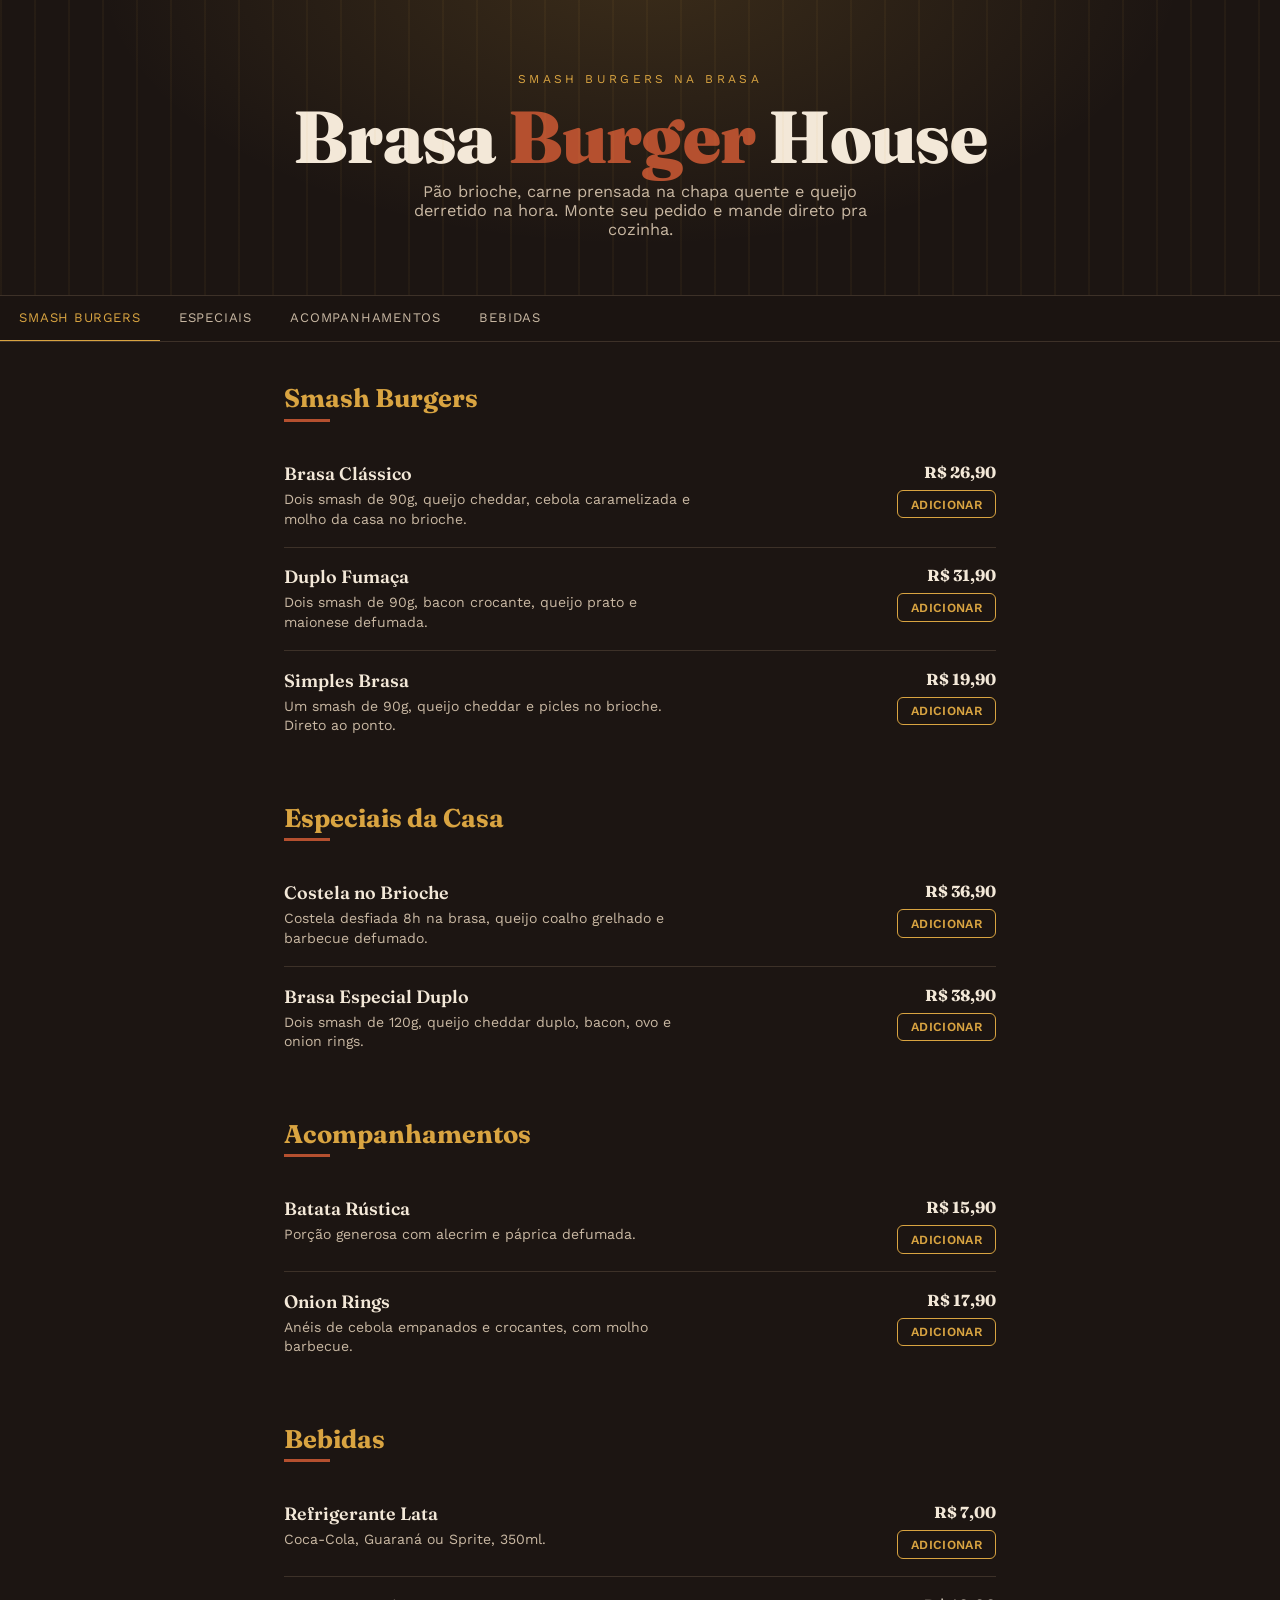
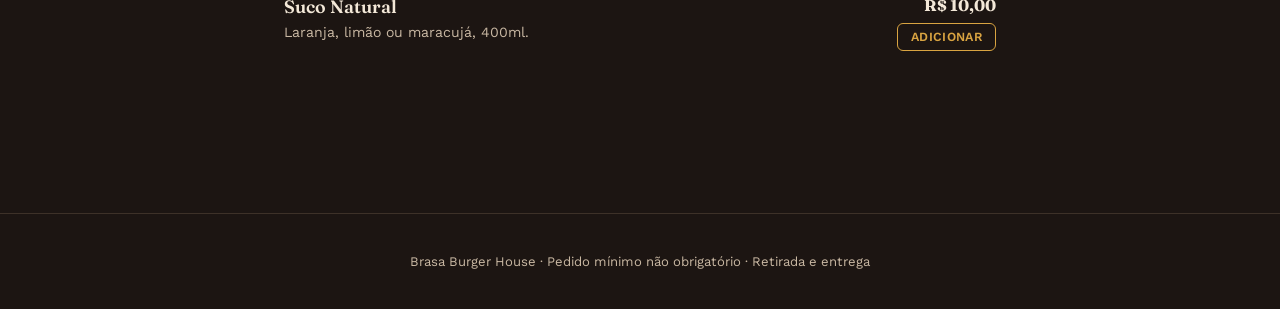
<file: Brasaburguerhouse/index.html>
<!doctype html>
<html lang="pt-BR">
<head>
  <meta charset="UTF-8" />
  <meta name="viewport" content="width=device-width, initial-scale=1.0" />

  <title>Brasa Burger House | Cardápio</title>

  <link rel="preconnect" href="https://fonts.googleapis.com" />
  <link rel="preconnect" href="https://fonts.gstatic.com" crossorigin />

  <link
    href="https://fonts.googleapis.com/css2?family=Fraunces:opsz,wght@9..144,500;9..144,700;9..144,900&family=Work+Sans:wght@400;500;600;700&display=swap"
    rel="stylesheet"
  />

  <!-- CSS está na mesma pasta do index.html -->
  <link rel="stylesheet" href="./style.css" />
</head>

<body>

<header class="hero">
  <div class="kicker">Smash burgers na brasa</div>

  <h1>
    Brasa <span>Burger</span> House
  </h1>

  <p class="sub">
    Pão brioche, carne prensada na chapa quente e queijo derretido na hora.
    Monte seu pedido e mande direto pra cozinha.
  </p>
</header>


<nav class="categorias" id="nav-categorias">

  <a href="#smash" class="active">
    Smash Burgers
  </a>

  <a href="#especiais">
    Especiais
  </a>

  <a href="#acompanhamentos">
    Acompanhamentos
  </a>

  <a href="#bebidas">
    Bebidas
  </a>

</nav>


<main>

  <!-- SMASH BURGERS -->

  <section class="categoria" id="smash">

    <h2>Smash Burgers</h2>

    <div class="linha-fogo"></div>


    <div class="item">

      <div class="item-info">

        <h3>Brasa Clássico</h3>

        <p>
          Dois smash de 90g, queijo cheddar, cebola caramelizada
          e molho da casa no brioche.
        </p>

      </div>


      <div class="item-acao">

        <span class="preco">
          R$ 26,90
        </span>

        <button
          class="btn-add"
          data-nome="Brasa Clássico"
          data-preco="26.90"
        >
          Adicionar
        </button>

      </div>

    </div>


    <div class="item">

      <div class="item-info">

        <h3>Duplo Fumaça</h3>

        <p>
          Dois smash de 90g, bacon crocante,
          queijo prato e maionese defumada.
        </p>

      </div>


      <div class="item-acao">

        <span class="preco">
          R$ 31,90
        </span>

        <button
          class="btn-add"
          data-nome="Duplo Fumaça"
          data-preco="31.90"
        >
          Adicionar
        </button>

      </div>

    </div>


    <div class="item">

      <div class="item-info">

        <h3>Simples Brasa</h3>

        <p>
          Um smash de 90g, queijo cheddar e picles no brioche.
          Direto ao ponto.
        </p>

      </div>


      <div class="item-acao">

        <span class="preco">
          R$ 19,90
        </span>

        <button
          class="btn-add"
          data-nome="Simples Brasa"
          data-preco="19.90"
        >
          Adicionar
        </button>

      </div>

    </div>

  </section>


  <!-- ESPECIAIS -->

  <section class="categoria" id="especiais">

    <h2>Especiais da Casa</h2>

    <div class="linha-fogo"></div>


    <div class="item">

      <div class="item-info">

        <h3>Costela no Brioche</h3>

        <p>
          Costela desfiada 8h na brasa,
          queijo coalho grelhado e barbecue defumado.
        </p>

      </div>


      <div class="item-acao">

        <span class="preco">
          R$ 36,90
        </span>

        <button
          class="btn-add"
          data-nome="Costela no Brioche"
          data-preco="36.90"
        >
          Adicionar
        </button>

      </div>

    </div>


    <div class="item">

      <div class="item-info">

        <h3>Brasa Especial Duplo</h3>

        <p>
          Dois smash de 120g, queijo cheddar duplo,
          bacon, ovo e onion rings.
        </p>

      </div>


      <div class="item-acao">

        <span class="preco">
          R$ 38,90
        </span>

        <button
          class="btn-add"
          data-nome="Brasa Especial Duplo"
          data-preco="38.90"
        >
          Adicionar
        </button>

      </div>

    </div>

  </section>


  <!-- ACOMPANHAMENTOS -->

  <section class="categoria" id="acompanhamentos">

    <h2>Acompanhamentos</h2>

    <div class="linha-fogo"></div>


    <div class="item">

      <div class="item-info">

        <h3>Batata Rústica</h3>

        <p>
          Porção generosa com alecrim
          e páprica defumada.
        </p>

      </div>


      <div class="item-acao">

        <span class="preco">
          R$ 15,90
        </span>

        <button
          class="btn-add"
          data-nome="Batata Rústica"
          data-preco="15.90"
        >
          Adicionar
        </button>

      </div>

    </div>


    <div class="item">

      <div class="item-info">

        <h3>Onion Rings</h3>

        <p>
          Anéis de cebola empanados e crocantes,
          com molho barbecue.
        </p>

      </div>


      <div class="item-acao">

        <span class="preco">
          R$ 17,90
        </span>

        <button
          class="btn-add"
          data-nome="Onion Rings"
          data-preco="17.90"
        >
          Adicionar
        </button>

      </div>

    </div>

  </section>


  <!-- BEBIDAS -->

  <section class="categoria" id="bebidas">

    <h2>Bebidas</h2>

    <div class="linha-fogo"></div>


    <div class="item">

      <div class="item-info">

        <h3>Refrigerante Lata</h3>

        <p>
          Coca-Cola, Guaraná ou Sprite, 350ml.
        </p>

      </div>


      <div class="item-acao">

        <span class="preco">
          R$ 7,00
        </span>

        <button
          class="btn-add"
          data-nome="Refrigerante Lata"
          data-preco="7.00"
        >
          Adicionar
        </button>

      </div>

    </div>


    <div class="item">

      <div class="item-info">

        <h3>Suco Natural</h3>

        <p>
          Laranja, limão ou maracujá, 400ml.
        </p>

      </div>


      <div class="item-acao">

        <span class="preco">
          R$ 10,00
        </span>

        <button
          class="btn-add"
          data-nome="Suco Natural"
          data-preco="10.00"
        >
          Adicionar
        </button>

      </div>

    </div>

  </section>

</main>


<footer>

  Brasa Burger House · Pedido mínimo não obrigatório · Retirada e entrega

</footer>


<!-- BOTÃO DO CARRINHO -->

<button
  id="botao-carrinho"
  onclick="abrirCarrinho()"
>

  <span>

    <span
      class="qtd-bolha"
      id="qtd-bolha"
    >
      0
    </span>

    Ver carrinho

  </span>

  <span id="total-botao">
    R$ 0,00
  </span>

</button>


<!-- FUNDO DO CARRINHO -->

<div
  id="overlay"
  onclick="fecharCarrinho()"
></div>


<!-- PAINEL DO CARRINHO -->

<aside id="painel-carrinho">

  <div class="painel-topo">

    <h2>
      Seu pedido
    </h2>

    <button
      class="fechar"
      onclick="fecharCarrinho()"
      aria-label="Fechar carrinho"
    >
      &times;
    </button>

  </div>


  <div id="lista-carrinho">

    <div class="carrinho-vazio">

      Seu carrinho está vazio.
      Adicione itens do cardápio.

    </div>

  </div>


  <div class="painel-rodape">

    <div class="total-linha">

      <span>
        Total
      </span>

      <span id="total-final">
        R$ 0,00
      </span>

    </div>


    <button
      id="btn-finalizar"
      onclick="finalizarPedido()"
      disabled
    >
      Finalizar pelo WhatsApp
    </button>

  </div>

</aside>


<!-- JS está na mesma pasta do index.html -->

<script src="./script.js"></script>

</body>
</html>
</file>
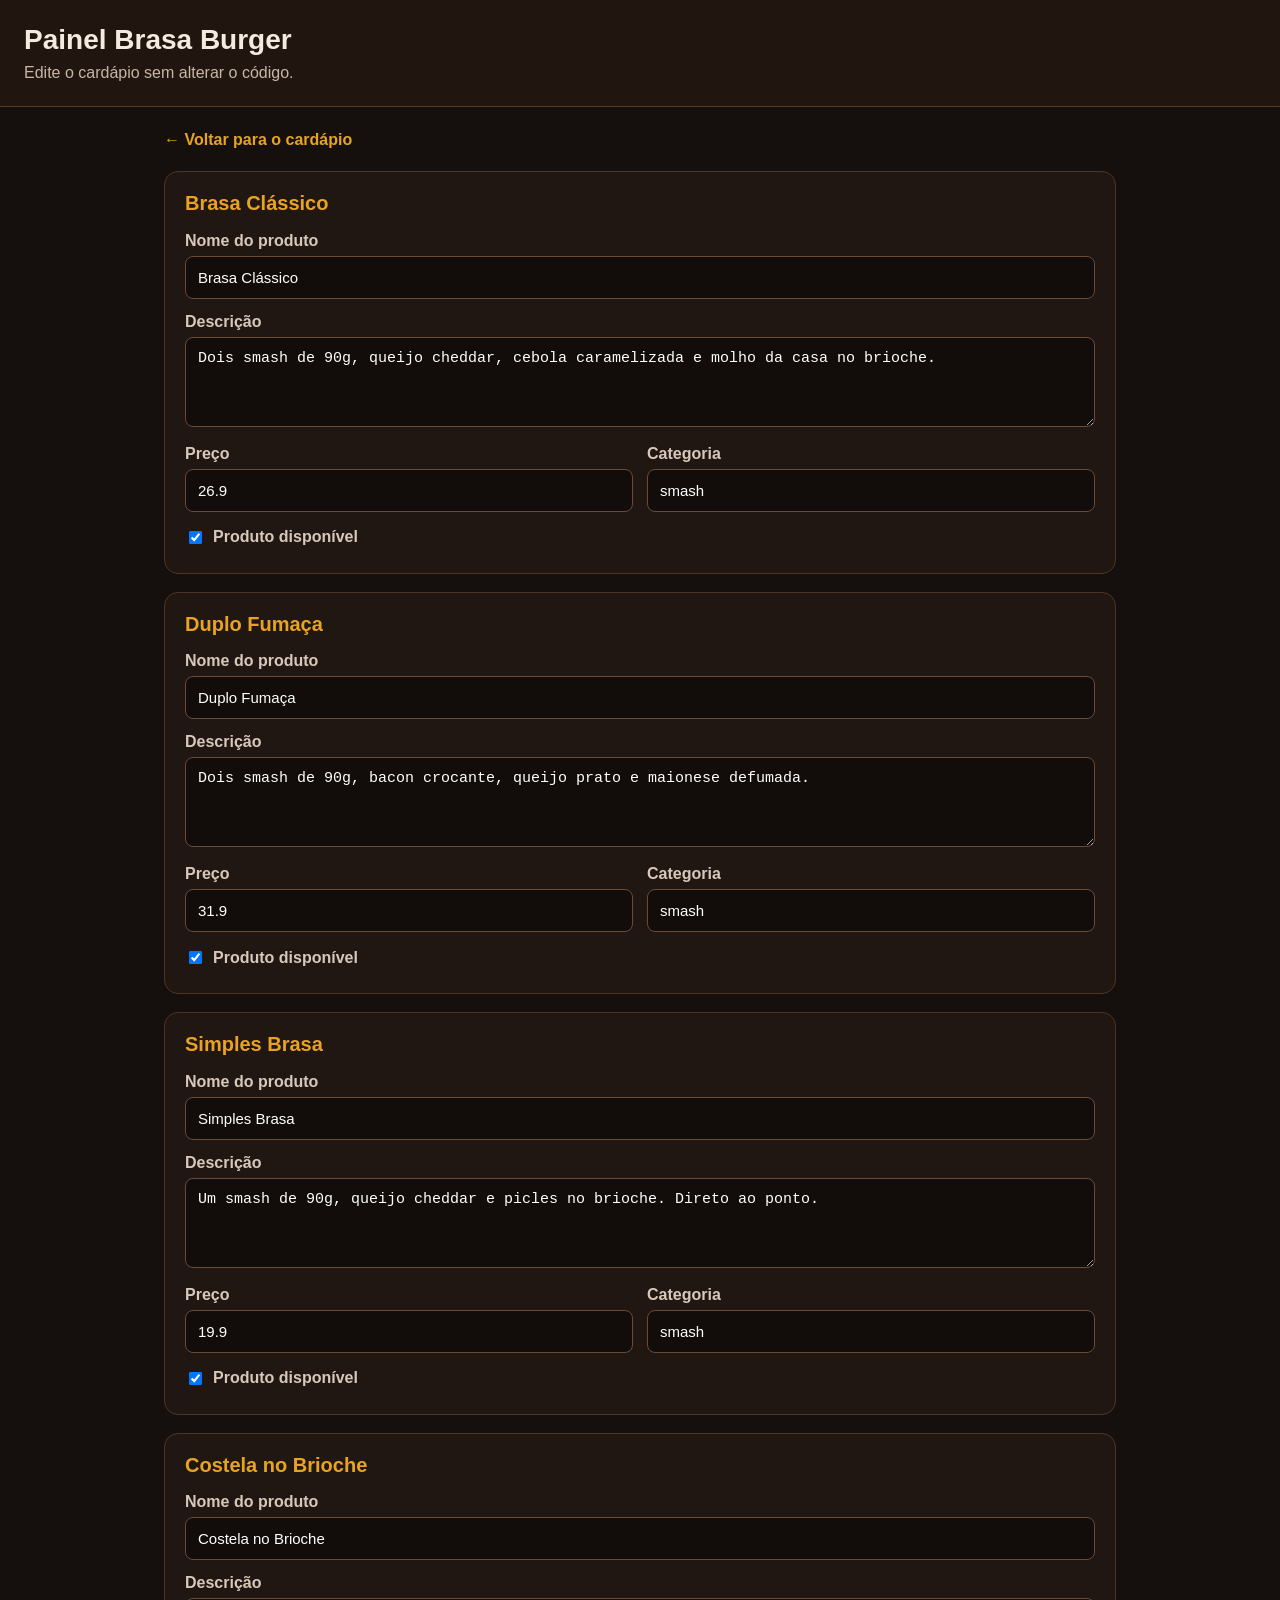
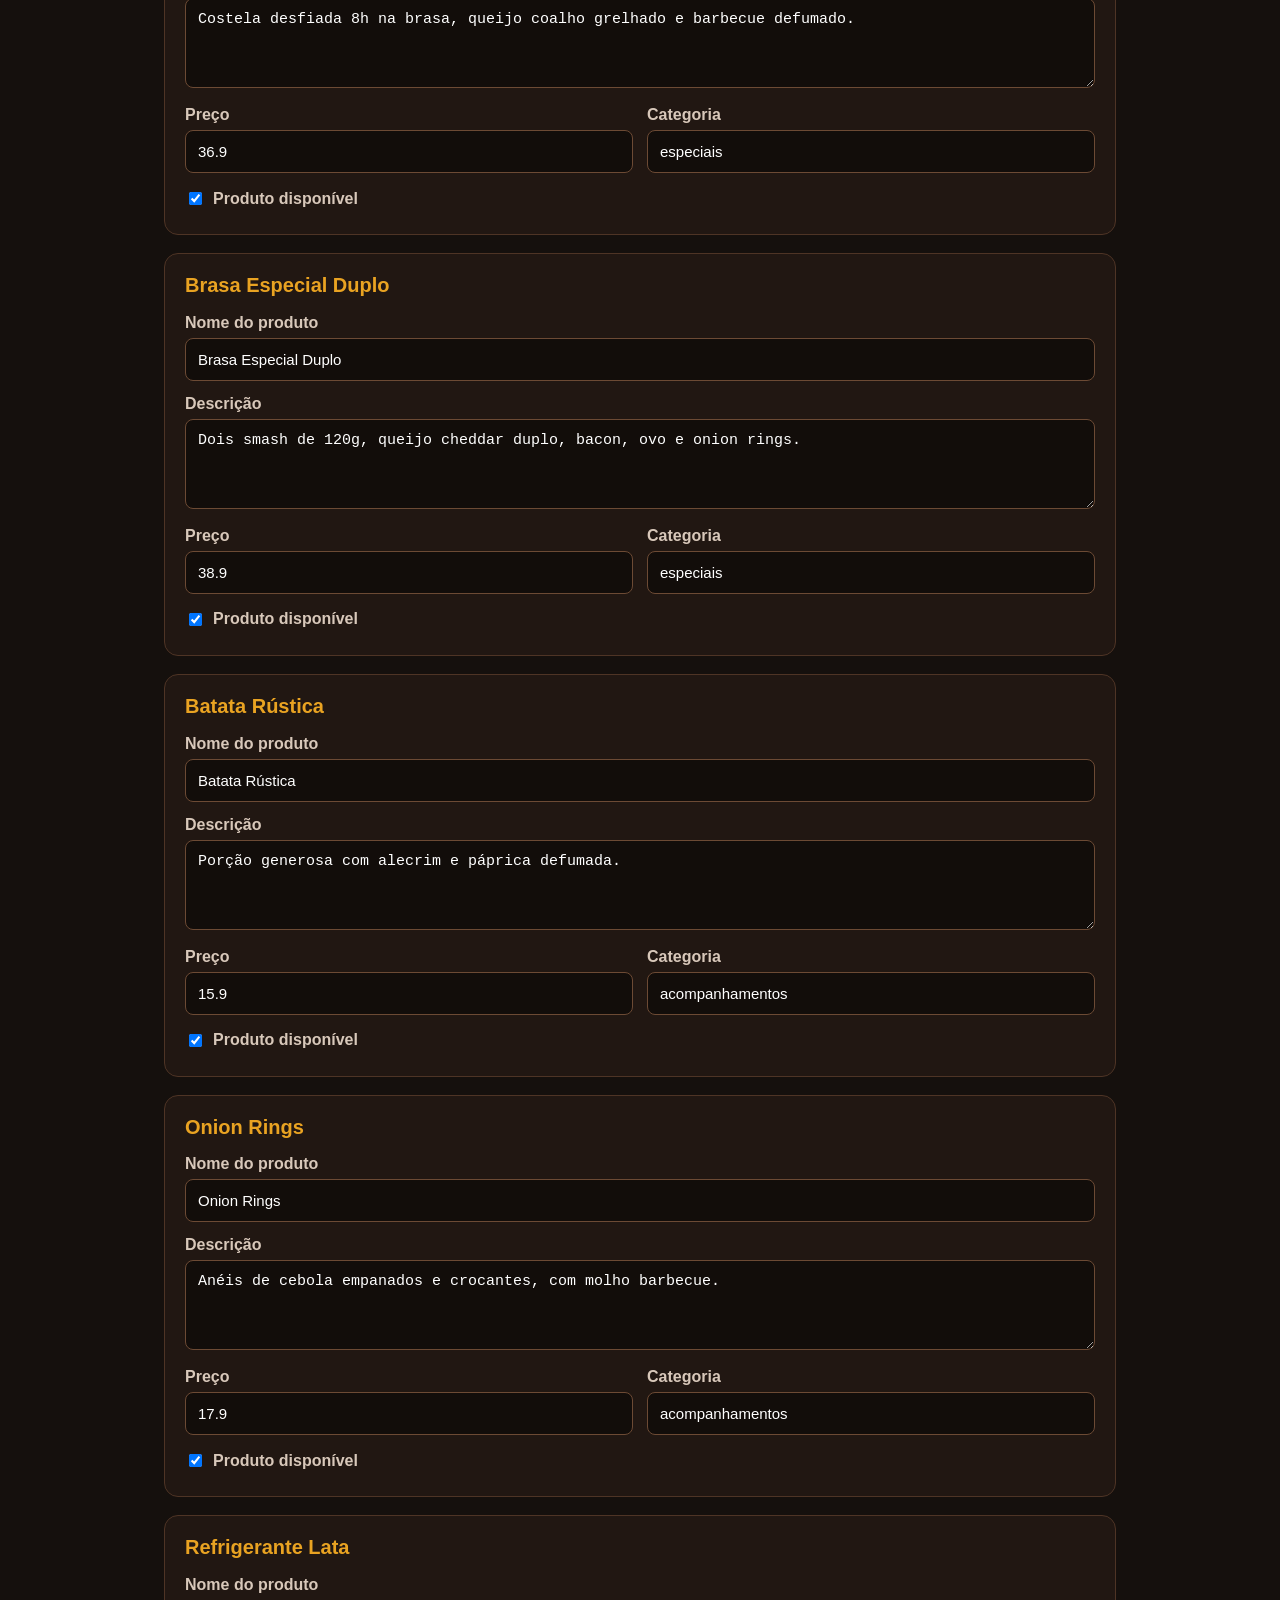
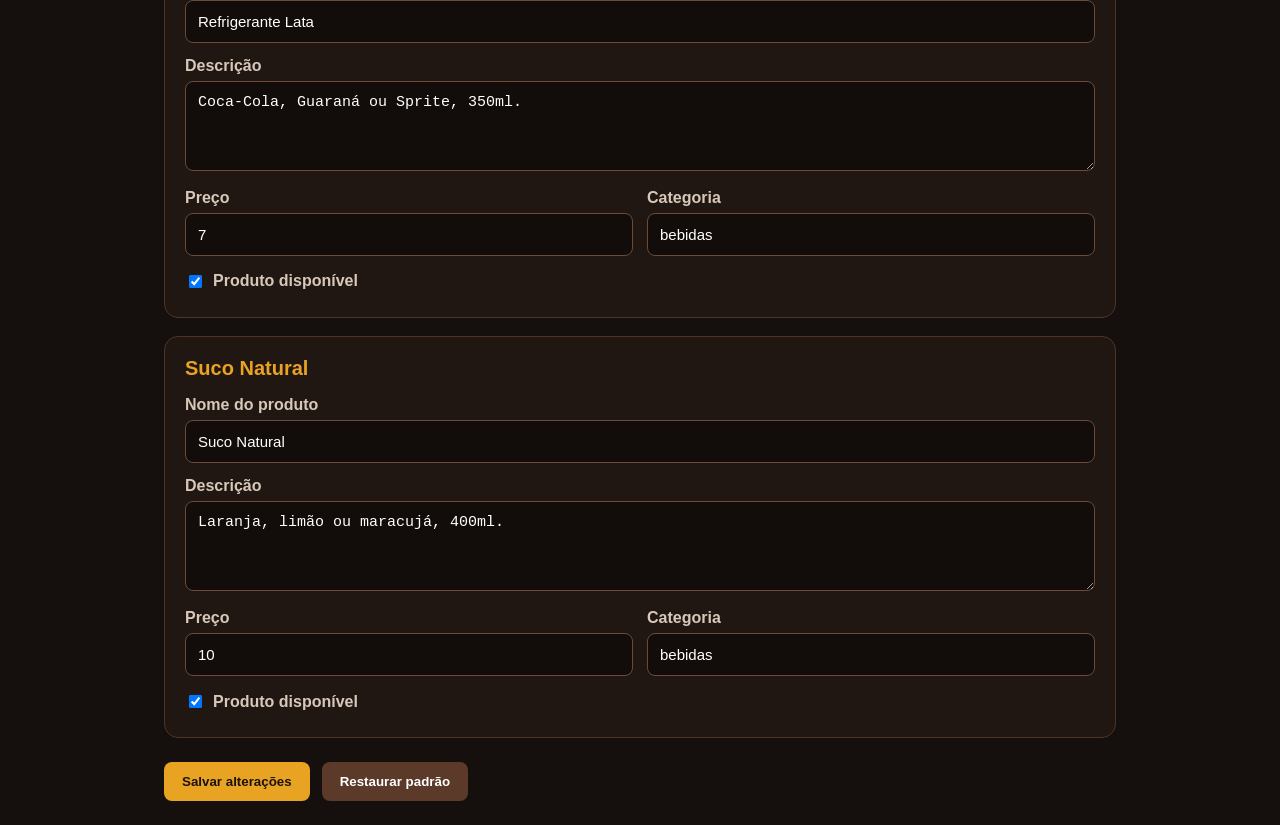
<file: admin.html>
<!doctype html>
<html lang="pt-BR">
<head>
  <meta charset="UTF-8" />
  <meta name="viewport" content="width=device-width, initial-scale=1.0" />
  <title>Painel | Brasa Burger House</title>

  <style>
    * {
      box-sizing: border-box;
    }

    body {
      margin: 0;
      font-family: Arial, sans-serif;
      background: #15100d;
      color: #f5eadf;
    }

    header {
      padding: 24px;
      background: #21160f;
      border-bottom: 1px solid #5a3924;
    }

    header h1 {
      margin: 0;
      font-size: 28px;
    }

    header p {
      margin: 8px 0 0;
      color: #c8b6a6;
    }

    main {
      max-width: 1000px;
      margin: 0 auto;
      padding: 24px;
    }

    .produto {
      background: #211712;
      border: 1px solid #4e3425;
      border-radius: 14px;
      padding: 20px;
      margin-bottom: 18px;
    }

    .produto h2 {
      margin-top: 0;
      color: #e9a322;
      font-size: 20px;
    }

    label {
      display: block;
      margin-top: 14px;
      margin-bottom: 6px;
      font-weight: bold;
      color: #d8c8ba;
    }

    input,
    textarea {
      width: 100%;
      padding: 12px;
      border-radius: 8px;
      border: 1px solid #6c4a34;
      background: #120d0a;
      color: #fff;
      font-size: 15px;
    }

    textarea {
      min-height: 90px;
      resize: vertical;
    }

    .linha {
      display: grid;
      grid-template-columns: 1fr 1fr;
      gap: 14px;
    }

    .disponivel {
      display: flex;
      align-items: center;
      gap: 8px;
      margin-top: 16px;
    }

    .disponivel input {
      width: auto;
    }

    .acoes {
      display: flex;
      gap: 12px;
      margin-top: 24px;
      flex-wrap: wrap;
    }

    button {
      border: none;
      border-radius: 8px;
      padding: 12px 18px;
      font-weight: bold;
      cursor: pointer;
    }

    .salvar {
      background: #e9a322;
      color: #1b120d;
    }

    .resetar {
      background: #5b3a29;
      color: #fff;
    }

    .abrir-site {
      display: inline-block;
      margin-bottom: 22px;
      color: #e9a322;
      text-decoration: none;
      font-weight: bold;
    }

    .mensagem {
      margin-top: 18px;
      padding: 12px;
      border-radius: 8px;
      display: none;
      background: #264b2f;
      color: #d9ffdf;
    }

    @media (max-width: 700px) {
      .linha {
        grid-template-columns: 1fr;
      }
    }
  </style>
</head>

<body>

<header>
  <h1>Painel Brasa Burger</h1>
  <p>Edite o cardápio sem alterar o código.</p>
</header>

<main>

  <a class="abrir-site" href="./index.html">← Voltar para o cardápio</a>

  <div id="lista-produtos"></div>

  <div class="acoes">
    <button class="salvar" onclick="salvarProdutos()">Salvar alterações</button>
    <button class="resetar" onclick="resetarProdutos()">Restaurar padrão</button>
  </div>

  <div class="mensagem" id="mensagem">
    Alterações salvas neste navegador.
  </div>

</main>

<script>
  const produtosPadrao = [
    {
      id: "brasa-classico",
      nome: "Brasa Clássico",
      descricao: "Dois smash de 90g, queijo cheddar, cebola caramelizada e molho da casa no brioche.",
      preco: 29.90,
      categoria: "smash",
      disponivel: true
    },
    {
      id: "duplo-fumaca",
      nome: "Duplo Fumaça",
      descricao: "Dois smash de 90g, bacon crocante, queijo prato e maionese defumada.",
      preco: 31.90,
      categoria: "smash",
      disponivel: true
    },
    {
      id: "simples-brasa",
      nome: "Simples Brasa",
      descricao: "Um smash de 90g, queijo cheddar e picles no brioche. Direto ao ponto.",
      preco: 19.90,
      categoria: "smash",
      disponivel: true
    },
    {
      id: "costela-brioche",
      nome: "Costela no Brioche",
      descricao: "Costela desfiada 8h na brasa, queijo coalho grelhado e barbecue defumado.",
      preco: 36.90,
      categoria: "especiais",
      disponivel: true
    },
    {
      id: "brasa-especial-duplo",
      nome: "Brasa Especial Duplo",
      descricao: "Dois smash de 120g, queijo cheddar duplo, bacon, ovo e onion rings.",
      preco: 38.90,
      categoria: "especiais",
      disponivel: true
    },
    {
      id: "batata-rustica",
      nome: "Batata Rústica",
      descricao: "Porção generosa com alecrim e páprica defumada.",
      preco: 15.90,
      categoria: "acompanhamentos",
      disponivel: true
    },
    {
      id: "onion-rings",
      nome: "Onion Rings",
      descricao: "Anéis de cebola empanados e crocantes, com molho barbecue.",
      preco: 17.90,
      categoria: "acompanhamentos",
      disponivel: true
    },
    {
      id: "refrigerante-lata",
      nome: "Refrigerante Lata",
      descricao: "Coca-Cola, Guaraná ou Sprite, 350ml.",
      preco: 7.00,
      categoria: "bebidas",
      disponivel: true
    },
    {
      id: "suco-natural",
      nome: "Suco Natural",
      descricao: "Laranja, limão ou maracujá, 400ml.",
      preco: 10.00,
      categoria: "bebidas",
      disponivel: true
    }
  ];

  function carregarProdutos() {
    const salvos = localStorage.getItem("brasaBurgerProdutos");

    if (salvos) {
      return JSON.parse(salvos);
    }

    localStorage.setItem(
      "brasaBurgerProdutos",
      JSON.stringify(produtosPadrao)
    );

    return produtosPadrao;
  }

  function renderizarProdutos() {
    const produtos = carregarProdutos();
    const lista = document.getElementById("lista-produtos");

    lista.innerHTML = "";

    produtos.forEach((produto, index) => {
      const bloco = document.createElement("div");
      bloco.className = "produto";

      bloco.innerHTML = `
        <h2>${produto.nome}</h2>

        <label>Nome do produto</label>
        <input
          type="text"
          id="nome-${index}"
          value="${produto.nome}"
        />

        <label>Descrição</label>
        <textarea
          id="descricao-${index}"
        >${produto.descricao}</textarea>

        <div class="linha">
          <div>
            <label>Preço</label>
            <input
              type="number"
              step="0.01"
              id="preco-${index}"
              value="${produto.preco}"
            />
          </div>

          <div>
            <label>Categoria</label>
            <input
              type="text"
              id="categoria-${index}"
              value="${produto.categoria}"
            />
          </div>
        </div>

        <label class="disponivel">
          <input
            type="checkbox"
            id="disponivel-${index}"
            ${produto.disponivel ? "checked" : ""}
          />
          Produto disponível
        </label>
      `;

      lista.appendChild(bloco);
    });
  }

  function salvarProdutos() {
    const produtos = carregarProdutos();

    const atualizados = produtos.map((produto, index) => ({
      ...produto,
      nome: document.getElementById(`nome-${index}`).value,
      descricao: document.getElementById(`descricao-${index}`).value,
      preco: Number(document.getElementById(`preco-${index}`).value),
      categoria: document.getElementById(`categoria-${index}`).value,
      disponivel: document.getElementById(`disponivel-${index}`).checked
    }));

    localStorage.setItem(
      "brasaBurgerProdutos",
      JSON.stringify(atualizados)
    );

    const mensagem = document.getElementById("mensagem");
    mensagem.style.display = "block";

    setTimeout(() => {
      mensagem.style.display = "none";
    }, 2500);

    renderizarProdutos();
  }

  function resetarProdutos() {
    const confirmar = confirm(
      "Deseja restaurar todos os produtos para os valores originais?"
    );

    if (!confirmar) return;

    localStorage.setItem(
      "brasaBurgerProdutos",
      JSON.stringify(produtosPadrao)
    );

    renderizarProdutos();
  }

  renderizarProdutos();
</script>

</body>
</html>
</file>
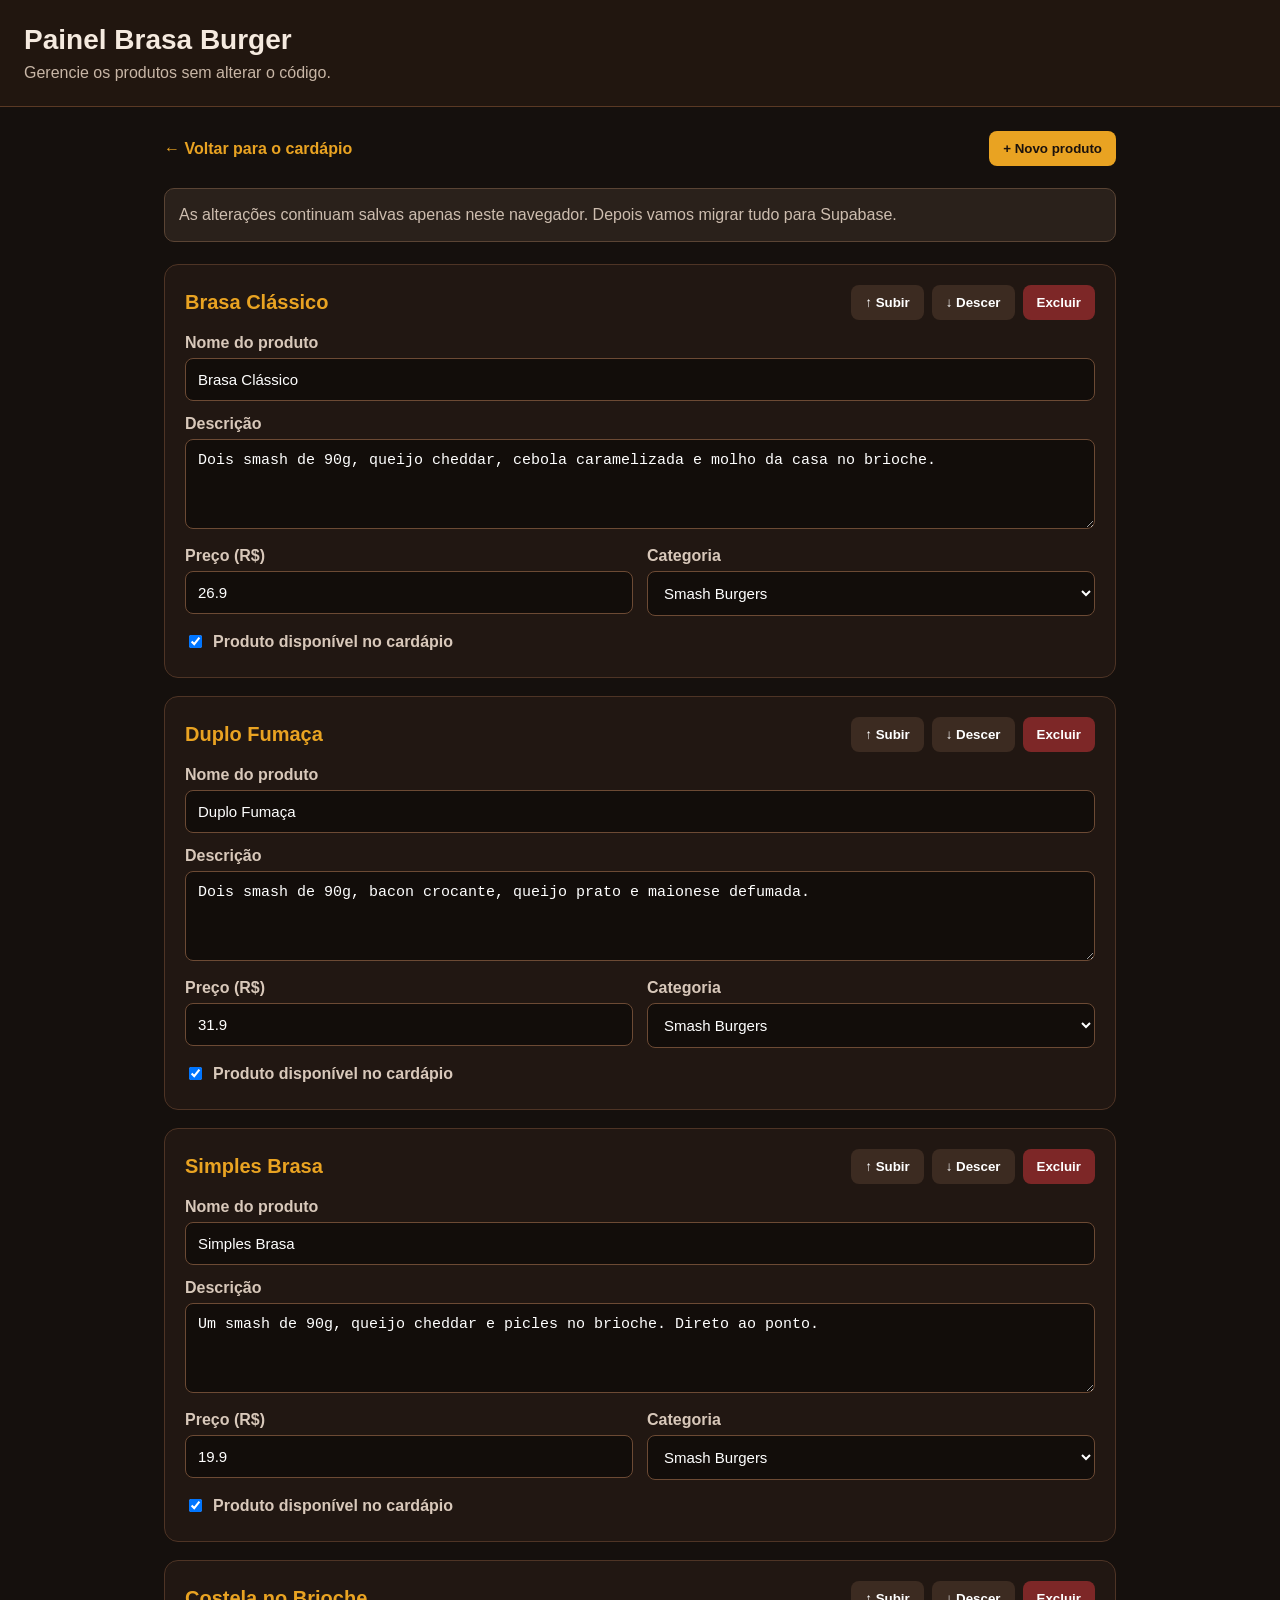
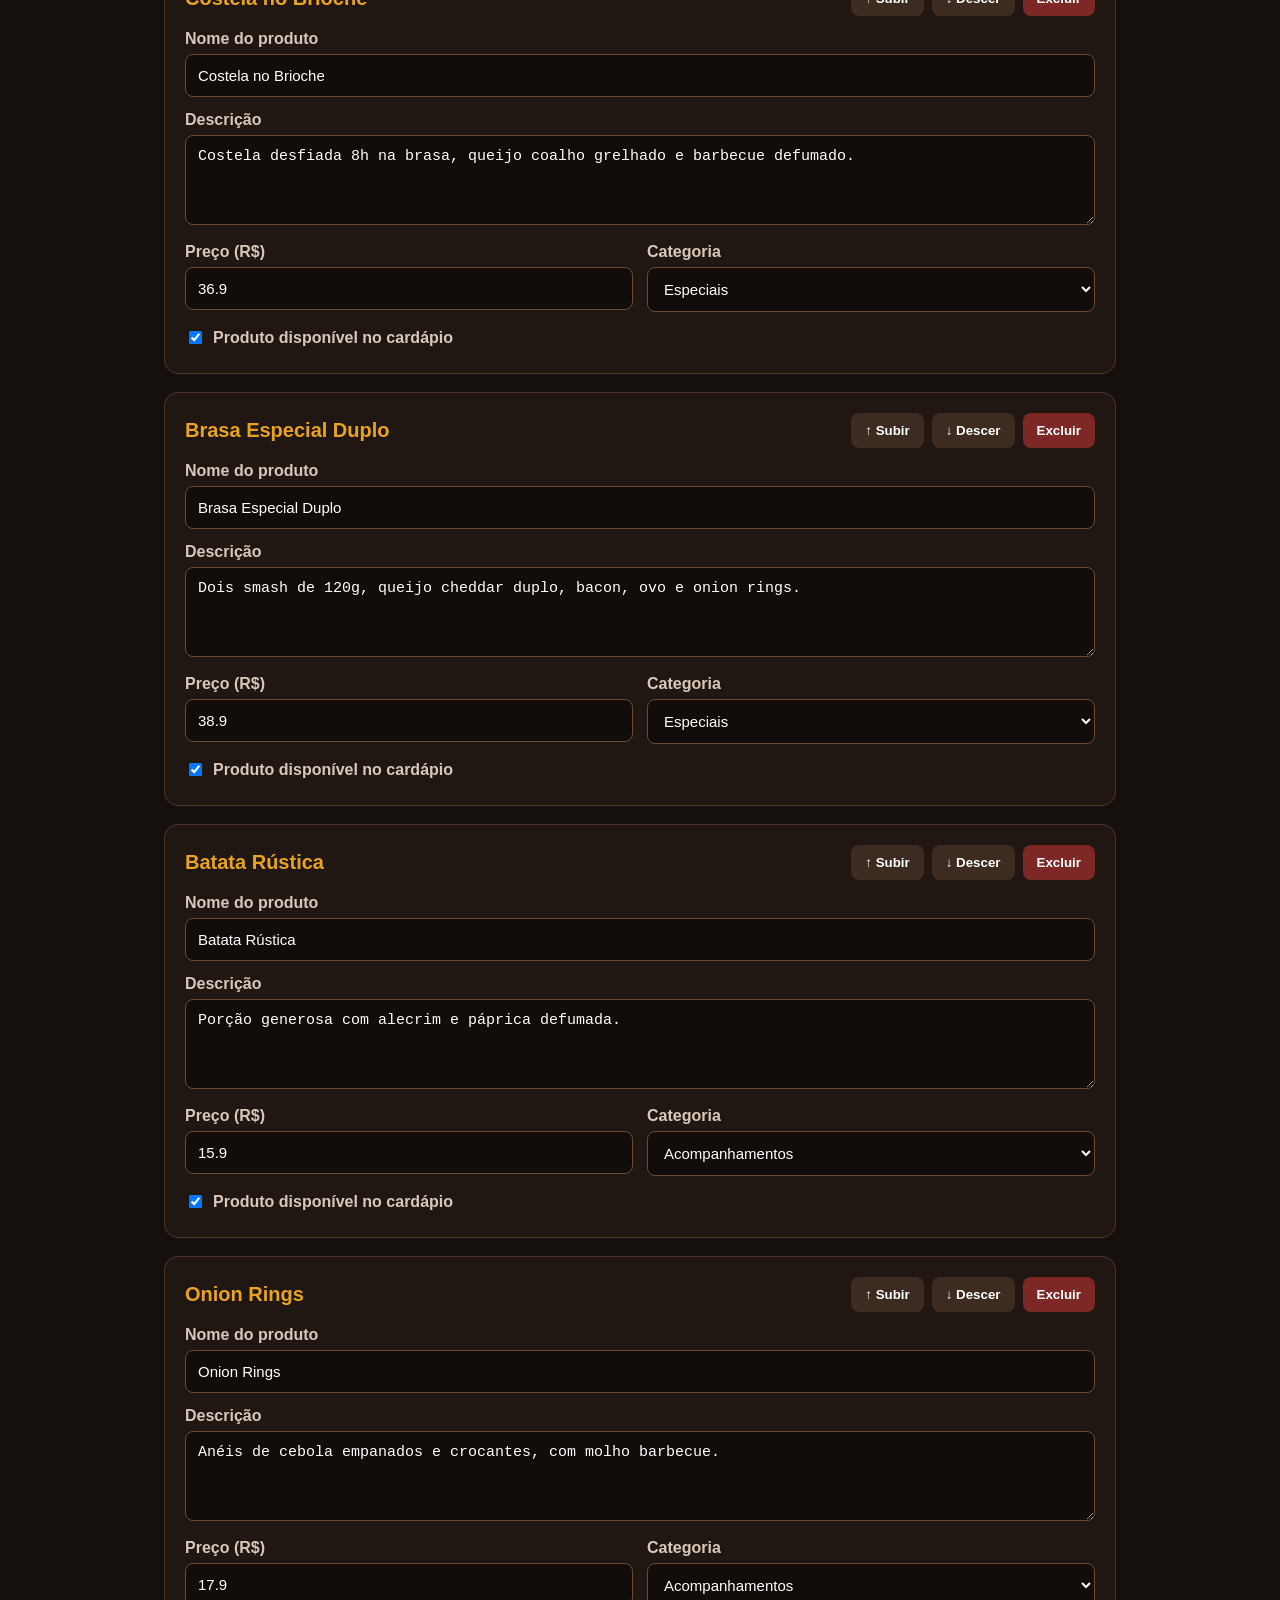
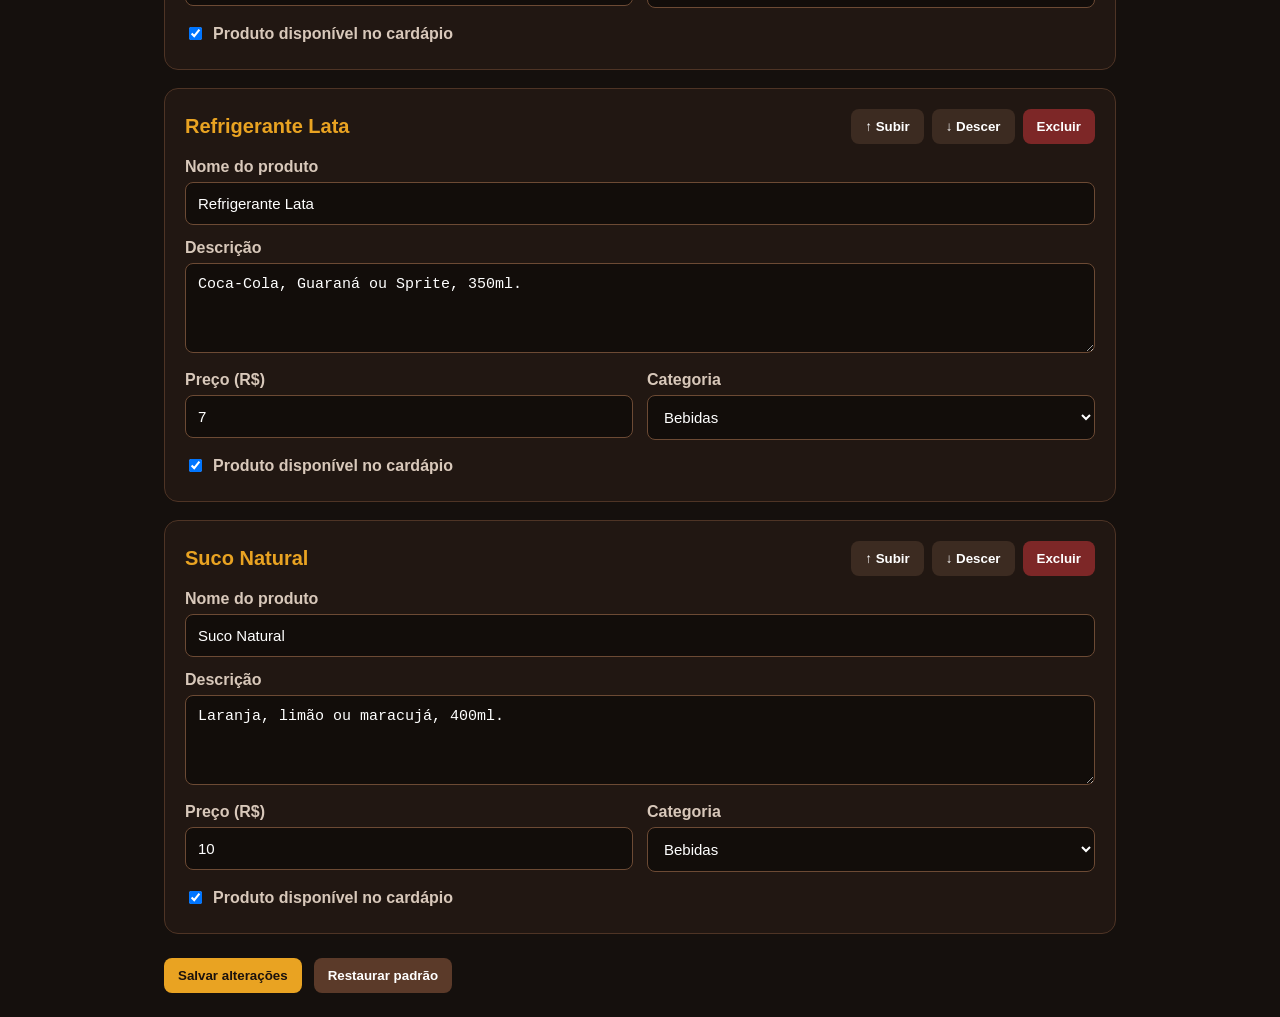
<file: Brasaburguerhouse/admin.html>
<!doctype html>
<html lang="pt-BR">
<head>
  <meta charset="UTF-8" />
  <meta name="viewport" content="width=device-width, initial-scale=1.0" />
  <title>Painel | Brasa Burger House</title>

  <style>
    * {
      box-sizing: border-box;
    }

    body {
      margin: 0;
      font-family: Arial, sans-serif;
      background: #15100d;
      color: #f5eadf;
    }

    header {
      padding: 24px;
      background: #21160f;
      border-bottom: 1px solid #5a3924;
    }

    header h1 {
      margin: 0;
      font-size: 28px;
    }

    header p {
      margin: 8px 0 0;
      color: #c8b6a6;
    }

    main {
      max-width: 1000px;
      margin: 0 auto;
      padding: 24px;
    }

    .topo-acoes {
      display: flex;
      justify-content: space-between;
      gap: 12px;
      align-items: center;
      margin-bottom: 22px;
      flex-wrap: wrap;
    }

    .abrir-site {
      color: #e9a322;
      text-decoration: none;
      font-weight: bold;
    }

    .novo {
      background: #e9a322;
      color: #1b120d;
    }

    .produto {
      background: #211712;
      border: 1px solid #4e3425;
      border-radius: 14px;
      padding: 20px;
      margin-bottom: 18px;
    }

    .produto-topo {
      display: flex;
      justify-content: space-between;
      gap: 12px;
      align-items: center;
      margin-bottom: 14px;
      flex-wrap: wrap;
    }

    .produto h2 {
      margin: 0;
      color: #e9a322;
      font-size: 20px;
    }

    label {
      display: block;
      margin-top: 14px;
      margin-bottom: 6px;
      font-weight: bold;
      color: #d8c8ba;
    }

    input,
    textarea,
    select {
      width: 100%;
      padding: 12px;
      border-radius: 8px;
      border: 1px solid #6c4a34;
      background: #120d0a;
      color: #fff;
      font-size: 15px;
    }

    textarea {
      min-height: 90px;
      resize: vertical;
    }

    .linha {
      display: grid;
      grid-template-columns: 1fr 1fr;
      gap: 14px;
    }

    .disponivel {
      display: flex;
      align-items: center;
      gap: 8px;
      margin-top: 16px;
    }

    .disponivel input {
      width: auto;
    }

    .acoes-produto {
      display: flex;
      gap: 8px;
      flex-wrap: wrap;
    }

    button {
      border: none;
      border-radius: 8px;
      padding: 10px 14px;
      font-weight: bold;
      cursor: pointer;
    }

    .subir,
    .descer {
      background: #3c2b21;
      color: #fff;
    }

    .excluir {
      background: #7d2727;
      color: #fff;
    }

    .acoes {
      display: flex;
      gap: 12px;
      margin-top: 24px;
      flex-wrap: wrap;
    }

    .salvar {
      background: #e9a322;
      color: #1b120d;
    }

    .resetar {
      background: #5b3a29;
      color: #fff;
    }

    .mensagem {
      margin-top: 18px;
      padding: 12px;
      border-radius: 8px;
      display: none;
      background: #264b2f;
      color: #d9ffdf;
    }

    .aviso {
      background: #2a211b;
      border: 1px solid #5a4434;
      padding: 14px;
      border-radius: 10px;
      margin-bottom: 22px;
      color: #cdbdaf;
      line-height: 1.5;
    }

    @media (max-width: 700px) {
      .linha {
        grid-template-columns: 1fr;
      }
    }
  </style>
</head>

<body>

<header>
  <h1>Painel Brasa Burger</h1>
  <p>Gerencie os produtos sem alterar o código.</p>
</header>

<main>

  <div class="topo-acoes">
    <a class="abrir-site" href="./index.html">
      ← Voltar para o cardápio
    </a>

    <button class="novo" onclick="adicionarProduto()">
      + Novo produto
    </button>
  </div>

  <div class="aviso">
    As alterações continuam salvas apenas neste navegador.
    Depois vamos migrar tudo para Supabase.
  </div>

  <div id="lista-produtos"></div>

  <div class="acoes">
    <button class="salvar" onclick="salvarProdutos()">
      Salvar alterações
    </button>

    <button class="resetar" onclick="resetarProdutos()">
      Restaurar padrão
    </button>
  </div>

  <div class="mensagem" id="mensagem">
    ✓ Alterações salvas neste navegador.
  </div>

</main>

<script>

const CHAVE_PRODUTOS = "brasaBurgerProdutos";

const produtosPadrao = [
  {
    id: "brasa-classico",
    nome: "Brasa Clássico",
    descricao: "Dois smash de 90g, queijo cheddar, cebola caramelizada e molho da casa no brioche.",
    preco: 26.90,
    categoria: "smash",
    disponivel: true
  },
  {
    id: "duplo-fumaca",
    nome: "Duplo Fumaça",
    descricao: "Dois smash de 90g, bacon crocante, queijo prato e maionese defumada.",
    preco: 31.90,
    categoria: "smash",
    disponivel: true
  },
  {
    id: "simples-brasa",
    nome: "Simples Brasa",
    descricao: "Um smash de 90g, queijo cheddar e picles no brioche. Direto ao ponto.",
    preco: 19.90,
    categoria: "smash",
    disponivel: true
  },
  {
    id: "costela-brioche",
    nome: "Costela no Brioche",
    descricao: "Costela desfiada 8h na brasa, queijo coalho grelhado e barbecue defumado.",
    preco: 36.90,
    categoria: "especiais",
    disponivel: true
  },
  {
    id: "brasa-especial-duplo",
    nome: "Brasa Especial Duplo",
    descricao: "Dois smash de 120g, queijo cheddar duplo, bacon, ovo e onion rings.",
    preco: 38.90,
    categoria: "especiais",
    disponivel: true
  },
  {
    id: "batata-rustica",
    nome: "Batata Rústica",
    descricao: "Porção generosa com alecrim e páprica defumada.",
    preco: 15.90,
    categoria: "acompanhamentos",
    disponivel: true
  },
  {
    id: "onion-rings",
    nome: "Onion Rings",
    descricao: "Anéis de cebola empanados e crocantes, com molho barbecue.",
    preco: 17.90,
    categoria: "acompanhamentos",
    disponivel: true
  },
  {
    id: "refrigerante-lata",
    nome: "Refrigerante Lata",
    descricao: "Coca-Cola, Guaraná ou Sprite, 350ml.",
    preco: 7.00,
    categoria: "bebidas",
    disponivel: true
  },
  {
    id: "suco-natural",
    nome: "Suco Natural",
    descricao: "Laranja, limão ou maracujá, 400ml.",
    preco: 10.00,
    categoria: "bebidas",
    disponivel: true
  }
];

function carregarProdutos() {
  const salvos = localStorage.getItem(CHAVE_PRODUTOS);

  if (salvos) {
    try {
      return JSON.parse(salvos);
    } catch (erro) {
      console.error("Erro ao carregar produtos:", erro);
    }
  }

  localStorage.setItem(
    CHAVE_PRODUTOS,
    JSON.stringify(produtosPadrao)
  );

  return [...produtosPadrao];
}

function obterProdutosDaTela() {
  const produtos = carregarProdutos();

  return produtos.map((produto, index) => ({
    ...produto,
    nome: document.getElementById(`nome-${index}`)?.value.trim() || produto.nome,
    descricao: document.getElementById(`descricao-${index}`)?.value.trim() || produto.descricao,
    preco: Number(document.getElementById(`preco-${index}`)?.value || produto.preco),
    categoria: document.getElementById(`categoria-${index}`)?.value || produto.categoria,
    disponivel: document.getElementById(`disponivel-${index}`)?.checked ?? produto.disponivel
  }));
}

function renderizarProdutos() {
  const produtos = carregarProdutos();
  const lista = document.getElementById("lista-produtos");

  lista.innerHTML = "";

  produtos.forEach((produto, index) => {
    const bloco = document.createElement("div");
    bloco.className = "produto";

    bloco.innerHTML = `
      <div class="produto-topo">
        <h2>${produto.nome || "Novo produto"}</h2>

        <div class="acoes-produto">
          <button class="subir" onclick="moverProduto(${index}, -1)">
            ↑ Subir
          </button>

          <button class="descer" onclick="moverProduto(${index}, 1)">
            ↓ Descer
          </button>

          <button class="excluir" onclick="excluirProduto(${index})">
            Excluir
          </button>
        </div>
      </div>

      <label>Nome do produto</label>
      <input
        type="text"
        id="nome-${index}"
        value="${produto.nome}"
      />

      <label>Descrição</label>
      <textarea id="descricao-${index}">${produto.descricao}</textarea>

      <div class="linha">
        <div>
          <label>Preço (R$)</label>
          <input
            type="number"
            step="0.01"
            min="0"
            id="preco-${index}"
            value="${produto.preco}"
          />
        </div>

        <div>
          <label>Categoria</label>
          <select id="categoria-${index}">
            <option value="smash" ${produto.categoria === "smash" ? "selected" : ""}>
              Smash Burgers
            </option>

            <option value="especiais" ${produto.categoria === "especiais" ? "selected" : ""}>
              Especiais
            </option>

            <option value="acompanhamentos" ${produto.categoria === "acompanhamentos" ? "selected" : ""}>
              Acompanhamentos
            </option>

            <option value="bebidas" ${produto.categoria === "bebidas" ? "selected" : ""}>
              Bebidas
            </option>
          </select>
        </div>
      </div>

      <label class="disponivel">
        <input
          type="checkbox"
          id="disponivel-${index}"
          ${produto.disponivel ? "checked" : ""}
        />
        Produto disponível no cardápio
      </label>
    `;

    lista.appendChild(bloco);
  });
}

function salvarProdutos() {
  const atualizados = obterProdutosDaTela();

  localStorage.setItem(
    CHAVE_PRODUTOS,
    JSON.stringify(atualizados)
  );

  mostrarMensagem("✓ Alterações salvas neste navegador.");

  renderizarProdutos();
}

function adicionarProduto() {
  const produtos = obterProdutosDaTela();

  produtos.push({
    id: "produto-" + Date.now(),
    nome: "Novo produto",
    descricao: "Descrição do produto",
    preco: 0,
    categoria: "smash",
    disponivel: true
  });

  localStorage.setItem(
    CHAVE_PRODUTOS,
    JSON.stringify(produtos)
  );

  renderizarProdutos();
}

function excluirProduto(index) {
  const produtos = obterProdutosDaTela();

  const confirmar = confirm(
    `Deseja excluir "${produtos[index].nome}"?`
  );

  if (!confirmar) return;

  produtos.splice(index, 1);

  localStorage.setItem(
    CHAVE_PRODUTOS,
    JSON.stringify(produtos)
  );

  renderizarProdutos();

  mostrarMensagem("✓ Produto excluído.");
}

function moverProduto(index, direcao) {
  const produtos = obterProdutosDaTela();

  const novoIndex = index + direcao;

  if (
    novoIndex < 0 ||
    novoIndex >= produtos.length
  ) {
    return;
  }

  const temporario = produtos[index];
  produtos[index] = produtos[novoIndex];
  produtos[novoIndex] = temporario;

  localStorage.setItem(
    CHAVE_PRODUTOS,
    JSON.stringify(produtos)
  );

  renderizarProdutos();
}

function resetarProdutos() {
  const confirmar = confirm(
    "Deseja restaurar todos os produtos para os valores originais?"
  );

  if (!confirmar) return;

  localStorage.setItem(
    CHAVE_PRODUTOS,
    JSON.stringify(produtosPadrao)
  );

  renderizarProdutos();

  mostrarMensagem("✓ Cardápio restaurado.");
}

function mostrarMensagem(texto) {
  const mensagem = document.getElementById("mensagem");

  mensagem.textContent = texto;
  mensagem.style.display = "block";

  setTimeout(() => {
    mensagem.style.display = "none";
  }, 2500);
}

renderizarProdutos();

</script>

</body>
</html>
</file>
<file: Brasaburguerhouse/style.css>
:root{
  --carvao:#1c1512;
  --carvao-alt:#251c17;
  --superficie:#2b2119;
  --linha:#3d3128;
  --creme:#f3e8d8;
  --creme-dim:#c9b8a3;
  --dourado:#d9a441;
  --tijolo:#b5502f;
  --verde:#6f8f4e;
  --radius:6px;
  --display:'Fraunces', serif;
  --body:'Work Sans', system-ui, sans-serif;
}
*{box-sizing:border-box;}
body{
  margin:0;
  background:var(--carvao);
  color:var(--creme);
  font-family:var(--body);
  -webkit-font-smoothing:antialiased;
}
a{color:inherit;text-decoration:none;}

/* -------- hero -------- */
header.hero{
  position:relative;
  padding:4.5rem 1.5rem 3.5rem;
  text-align:center;
  background:
    radial-gradient(ellipse at 50% -10%, rgba(217,164,65,0.16), transparent 60%),
    var(--carvao);
  border-bottom:1px solid var(--linha);
  overflow:hidden;
}
header.hero::before{
  content:"";
  position:absolute;
  inset:0;
  background-image:repeating-linear-gradient(90deg, rgba(217,164,65,0.05) 0 2px, transparent 2px 34px);
  pointer-events:none;
}
.kicker{
  font-family:var(--body);
  font-size:0.75rem;
  letter-spacing:0.28em;
  text-transform:uppercase;
  color:var(--dourado);
  margin-bottom:1rem;
}
header.hero h1{
  font-family:var(--display);
  font-weight:900;
  font-size:clamp(2.6rem, 8vw, 4.6rem);
  margin:0 0 0.6rem;
  line-height:0.95;
  letter-spacing:-0.01em;
}
header.hero h1 span{color:var(--tijolo);}
header.hero p.sub{
  color:var(--creme-dim);
  max-width:480px;
  margin:0 auto;
  font-size:1.02rem;
}

/* -------- nav de categorias -------- */
nav.categorias{
  position:sticky;
  top:0;
  z-index:20;
  display:flex;
  gap:0;
  overflow-x:auto;
  background:rgba(28,21,18,0.96);
  backdrop-filter:blur(6px);
  border-bottom:1px solid var(--linha);
}
nav.categorias a{
  flex:0 0 auto;
  padding:0.9rem 1.2rem;
  font-size:0.82rem;
  text-transform:uppercase;
  letter-spacing:0.06em;
  color:var(--creme-dim);
  border-bottom:2px solid transparent;
  white-space:nowrap;
}
nav.categorias a:hover{color:var(--creme);}
nav.categorias a.active{color:var(--dourado);border-bottom-color:var(--dourado);}

/* -------- conteúdo -------- */
main{
  max-width:760px;
  margin:0 auto;
  padding:2.5rem 1.5rem 6rem;
}
section.categoria{margin-bottom:3rem;}
section.categoria h2{
  font-family:var(--display);
  font-weight:700;
  font-size:1.6rem;
  color:var(--dourado);
  margin:0 0 0.3rem;
}
section.categoria .linha-fogo{
  width:46px;height:3px;background:var(--tijolo);margin-bottom:1.4rem;
}

.item{
  display:flex;
  justify-content:space-between;
  gap:1rem;
  padding:1.1rem 0;
  border-bottom:1px solid var(--linha);
}
.item:last-child{border-bottom:none;}
.item-info h3{
  font-family:var(--display);
  font-weight:600;
  font-size:1.12rem;
  margin:0 0 0.3rem;
}
.item-info p{
  margin:0;
  font-size:0.88rem;
  color:var(--creme-dim);
  line-height:1.4;
  max-width:420px;
}
.item-acao{
  display:flex;
  flex-direction:column;
  align-items:flex-end;
  gap:0.5rem;
  flex-shrink:0;
}
.preco{font-family:var(--display);font-weight:700;color:var(--creme);}
.btn-add{
  background:transparent;
  border:1px solid var(--dourado);
  color:var(--dourado);
  border-radius:var(--radius);
  padding:0.35rem 0.8rem;
  font-size:0.78rem;
  font-family:var(--body);
  font-weight:600;
  cursor:pointer;
  text-transform:uppercase;
  letter-spacing:0.03em;
}
.btn-add:hover{background:var(--dourado);color:var(--carvao);}

/* -------- carrinho flutuante -------- */
#botao-carrinho{
  position:fixed;
  bottom:1.2rem;
  right:1.2rem;
  left:1.2rem;
  max-width:420px;
  margin:0 auto;
  background:var(--tijolo);
  color:var(--creme);
  border:none;
  border-radius:var(--radius);
  padding:1rem 1.3rem;
  display:none;
  justify-content:space-between;
  align-items:center;
  font-family:var(--body);
  font-weight:600;
  font-size:0.95rem;
  box-shadow:0 8px 24px rgba(0,0,0,0.4);
  z-index:30;
  cursor:pointer;
}
#botao-carrinho .qtd-bolha{
  background:var(--creme);
  color:var(--tijolo);
  border-radius:50%;
  width:22px;height:22px;
  display:inline-flex;align-items:center;justify-content:center;
  font-size:0.75rem;
  margin-right:0.6rem;
}

/* -------- painel do carrinho -------- */
#overlay{
  position:fixed;inset:0;
  background:rgba(0,0,0,0.55);
  display:none;
  z-index:40;
}
#painel-carrinho{
  position:fixed;
  right:0;top:0;bottom:0;
  width:100%;
  max-width:400px;
  background:var(--superficie);
  border-left:1px solid var(--linha);
  z-index:41;
  display:flex;
  flex-direction:column;
  transform:translateX(100%);
  transition:transform 0.25s ease;
}
#painel-carrinho.aberto{transform:translateX(0);}
.painel-topo{
  padding:1.3rem 1.3rem 1rem;
  border-bottom:1px solid var(--linha);
  display:flex;
  justify-content:space-between;
  align-items:center;
}
.painel-topo h2{font-family:var(--display);margin:0;font-size:1.3rem;}
.fechar{background:none;border:none;color:var(--creme-dim);font-size:1.4rem;cursor:pointer;line-height:1;}
#lista-carrinho{flex:1;overflow-y:auto;padding:0.5rem 1.3rem;}
.linha-carrinho{
  display:flex;
  justify-content:space-between;
  align-items:center;
  padding:0.9rem 0;
  border-bottom:1px solid var(--linha);
  gap:0.6rem;
}
.linha-carrinho .nome{font-size:0.92rem;}
.linha-carrinho .preco-linha{font-family:var(--display);font-size:0.92rem;color:var(--dourado);}
.qtd-controle{
  display:flex;align-items:center;gap:0.5rem;
  font-family:var(--body);
}
.qtd-controle button{
  width:24px;height:24px;
  border-radius:4px;
  border:1px solid var(--linha);
  background:var(--carvao-alt);
  color:var(--creme);
  cursor:pointer;
  font-size:0.9rem;
  line-height:1;
}
.painel-rodape{
  border-top:1px solid var(--linha);
  padding:1.2rem 1.3rem 1.5rem;
}
.total-linha{
  display:flex;justify-content:space-between;
  font-family:var(--display);
  font-size:1.25rem;
  margin-bottom:1rem;
}
.total-linha span:last-child{color:var(--dourado);}
#btn-finalizar{
  width:100%;
  background:var(--verde);
  color:#fff;
  border:none;
  border-radius:var(--radius);
  padding:0.85rem;
  font-family:var(--body);
  font-weight:700;
  font-size:0.95rem;
  cursor:pointer;
  text-transform:uppercase;
  letter-spacing:0.03em;
}
#btn-finalizar:disabled{opacity:0.4;cursor:not-allowed;}
.carrinho-vazio{
  text-align:center;
  color:var(--creme-dim);
  padding:3rem 1rem;
  font-size:0.9rem;
}

footer{
  text-align:center;
  padding:2.5rem 1.5rem;
  color:var(--creme-dim);
  font-size:0.82rem;
  border-top:1px solid var(--linha);
}
</file>
